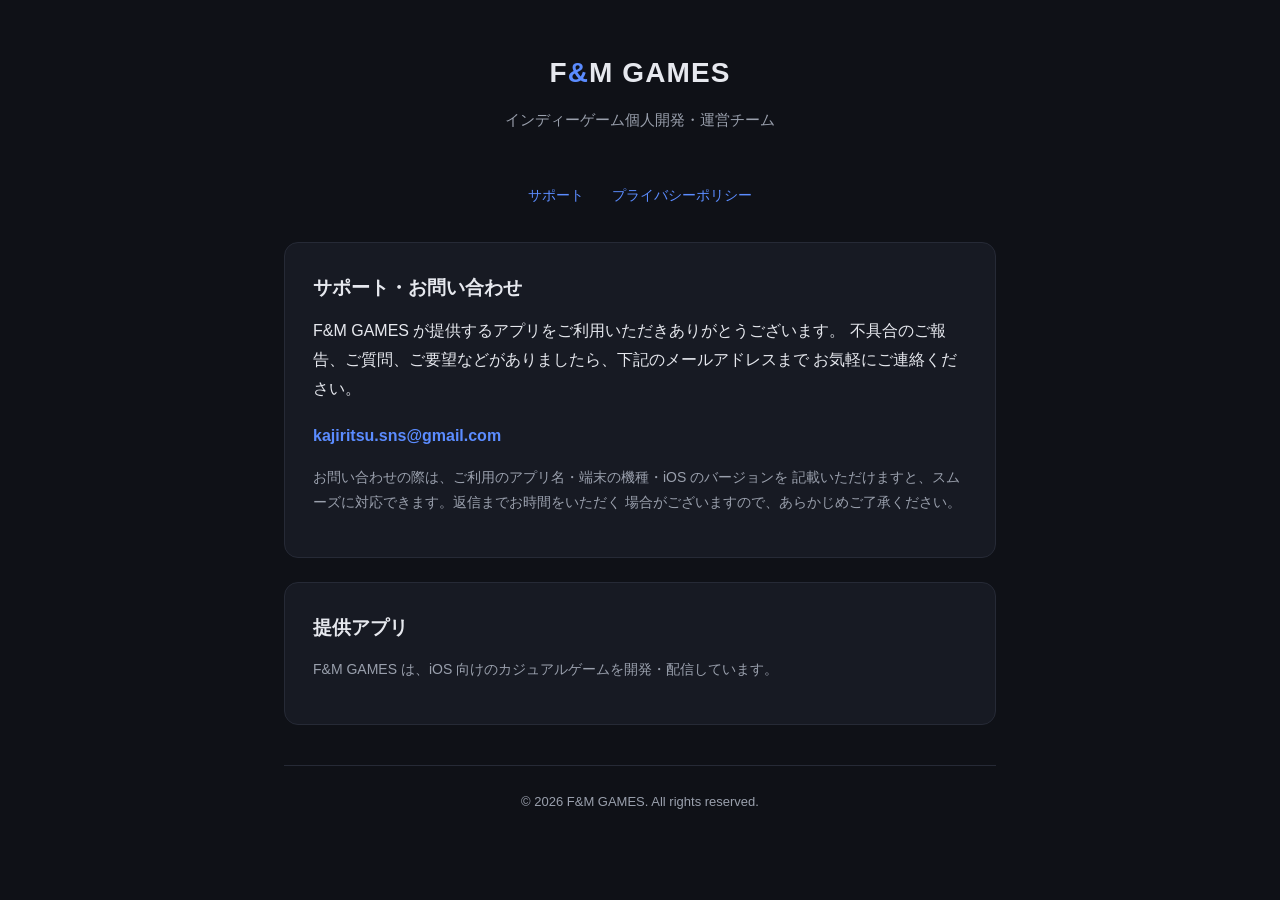
<file: index.html>
<!DOCTYPE html>
<html lang="ja">
<head>
<meta charset="UTF-8">
<meta name="viewport" content="width=device-width, initial-scale=1.0">
<title>F&amp;M GAMES — サポート</title>
<style>
  :root {
    --bg: #0f1117;
    --panel: #171a23;
    --text: #e6e8ee;
    --muted: #9aa0ad;
    --accent: #5b8cff;
    --border: #262a36;
  }
  * { box-sizing: border-box; }
  body {
    margin: 0;
    background: var(--bg);
    color: var(--text);
    font-family: -apple-system, BlinkMacSystemFont, "Hiragino Sans", "Yu Gothic", "Segoe UI", Roboto, sans-serif;
    line-height: 1.8;
  }
  .wrap { max-width: 760px; margin: 0 auto; padding: 48px 24px 80px; }
  header { text-align: center; margin-bottom: 48px; }
  .logo {
    font-size: 28px; font-weight: 700; letter-spacing: 0.04em;
    margin: 0 0 8px;
  }
  .logo span { color: var(--accent); }
  .tagline { color: var(--muted); font-size: 15px; margin: 0; }
  .panel {
    background: var(--panel);
    border: 1px solid var(--border);
    border-radius: 14px;
    padding: 28px 28px;
    margin-bottom: 24px;
  }
  h2 { font-size: 19px; margin: 0 0 12px; }
  p { margin: 0 0 14px; color: var(--text); }
  a { color: var(--accent); text-decoration: none; }
  a:hover { text-decoration: underline; }
  .contact-mail {
    display: inline-block;
    margin-top: 4px;
    font-size: 16px;
    font-weight: 600;
  }
  ul { padding-left: 1.2em; margin: 0 0 8px; }
  li { margin-bottom: 6px; }
  footer {
    text-align: center; color: var(--muted); font-size: 13px;
    margin-top: 40px; padding-top: 24px; border-top: 1px solid var(--border);
  }
  .nav { text-align: center; margin-bottom: 32px; }
  .nav a { margin: 0 12px; font-size: 14px; }
</style>
</head>
<body>
  <div class="wrap">
    <header>
      <p class="logo">F<span>&amp;</span>M GAMES</p>
      <p class="tagline">インディーゲーム個人開発・運営チーム</p>
    </header>

    <div class="nav">
      <a href="index.html">サポート</a>
      <a href="privacy.html">プライバシーポリシー</a>
    </div>

    <div class="panel">
      <h2>サポート・お問い合わせ</h2>
      <p>
        F&amp;M GAMES が提供するアプリをご利用いただきありがとうございます。
        不具合のご報告、ご質問、ご要望などがありましたら、下記のメールアドレスまで
        お気軽にご連絡ください。
      </p>
      <p>
        <a class="contact-mail" href="mailto:kajiritsu.sns@gmail.com">kajiritsu.sns@gmail.com</a>
      </p>
      <p style="color: var(--muted); font-size: 14px;">
        お問い合わせの際は、ご利用のアプリ名・端末の機種・iOS のバージョンを
        記載いただけますと、スムーズに対応できます。返信までお時間をいただく
        場合がございますので、あらかじめご了承ください。
      </p>
    </div>

    <div class="panel">
      <h2>提供アプリ</h2>
      <p style="color: var(--muted); font-size: 14px;">
        F&amp;M GAMES は、iOS 向けのカジュアルゲームを開発・配信しています。
      </p>
    </div>

    <footer>
      &copy; 2026 F&amp;M GAMES. All rights reserved.
    </footer>
  </div>
</body>
</html>
</file>
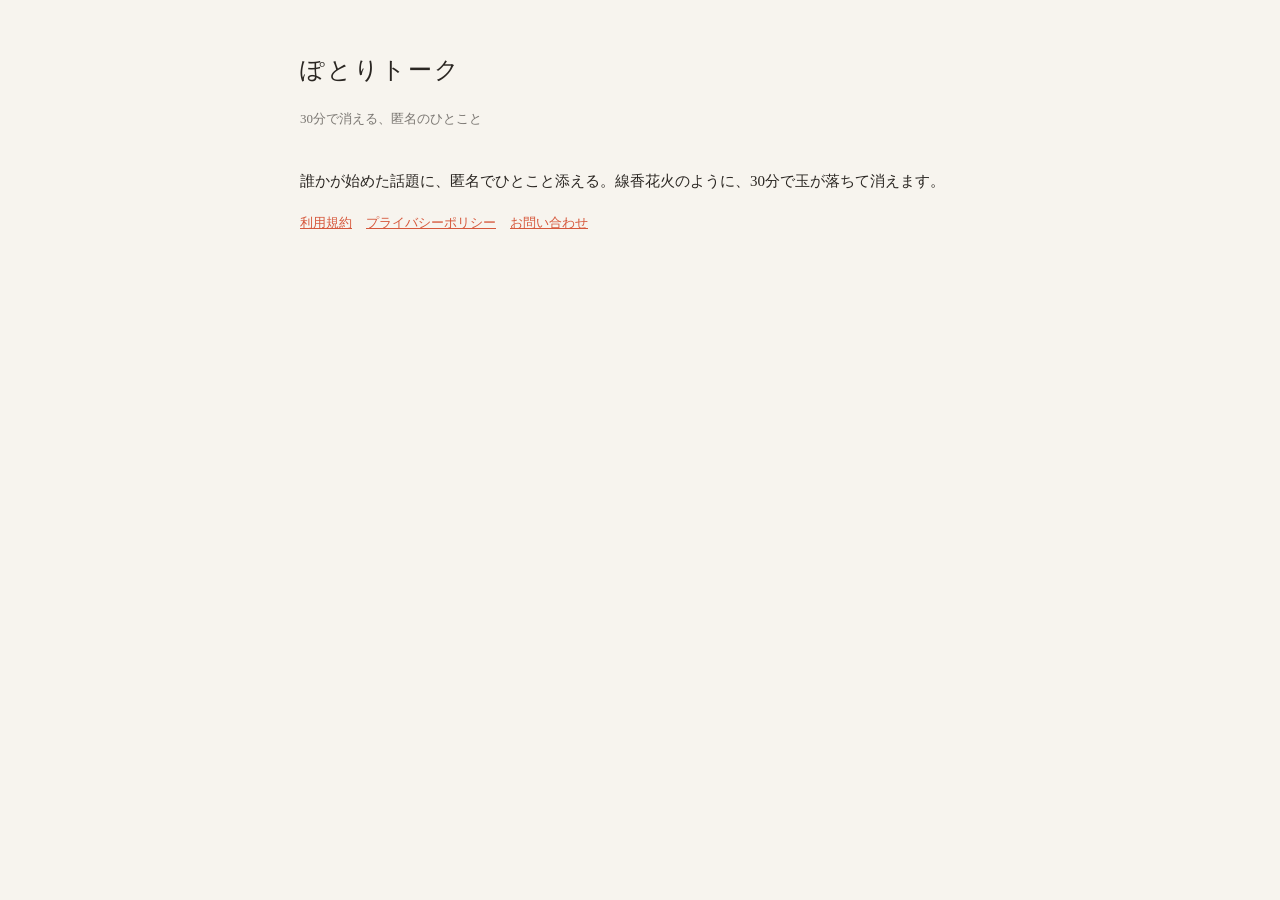
<file: potori/index.html>
<!doctype html><html lang="ja"><head><meta charset="utf-8"><meta name="viewport" content="width=device-width,initial-scale=1"><title>ぽとりトーク</title><link rel="stylesheet" href="style.css"></head>
<body><main>
<h1>ぽとりトーク</h1>
<p class="date">30分で消える、匿名のひとこと</p>
<p>誰かが始めた話題に、匿名でひとこと添える。線香花火のように、30分で玉が落ちて消えます。</p>
<nav><a href="terms.html">利用規約</a><a href="privacy.html">プライバシーポリシー</a><a href="support.html">お問い合わせ</a></nav>
</main></body></html>
</file>
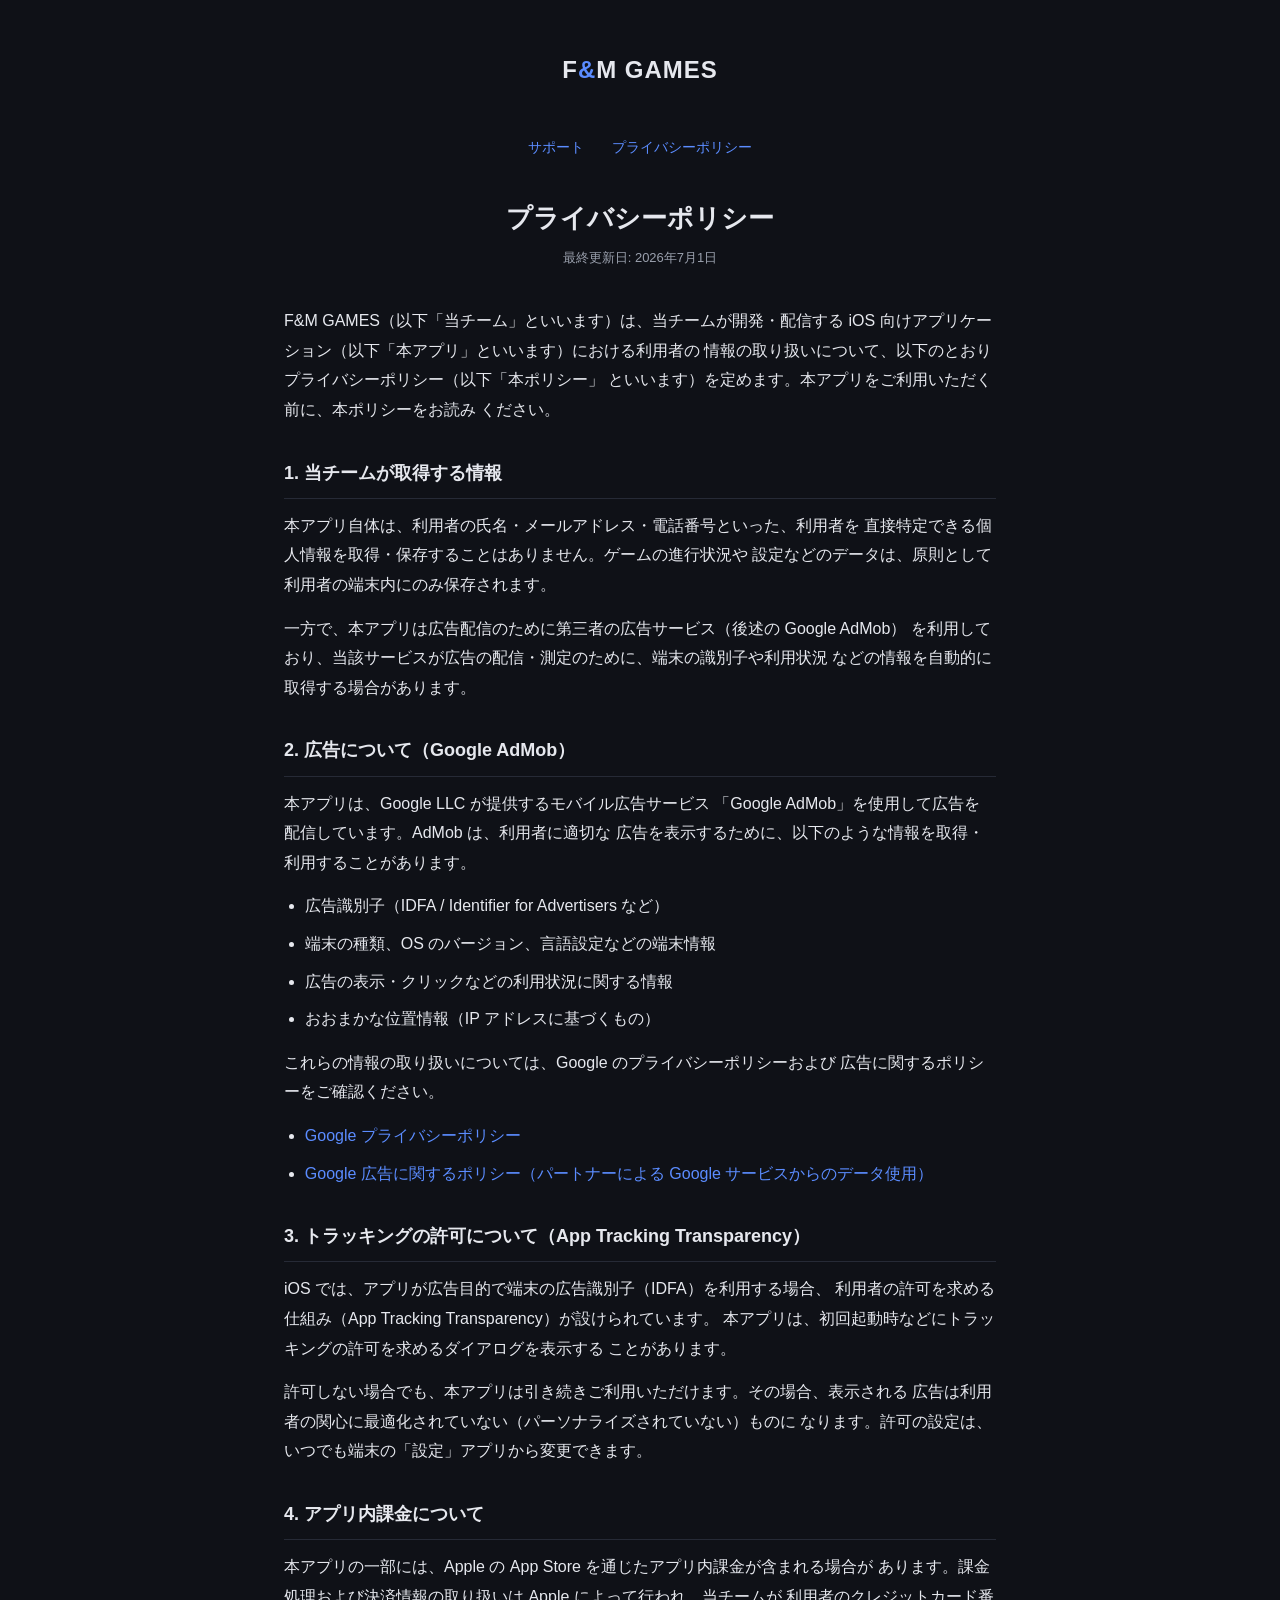
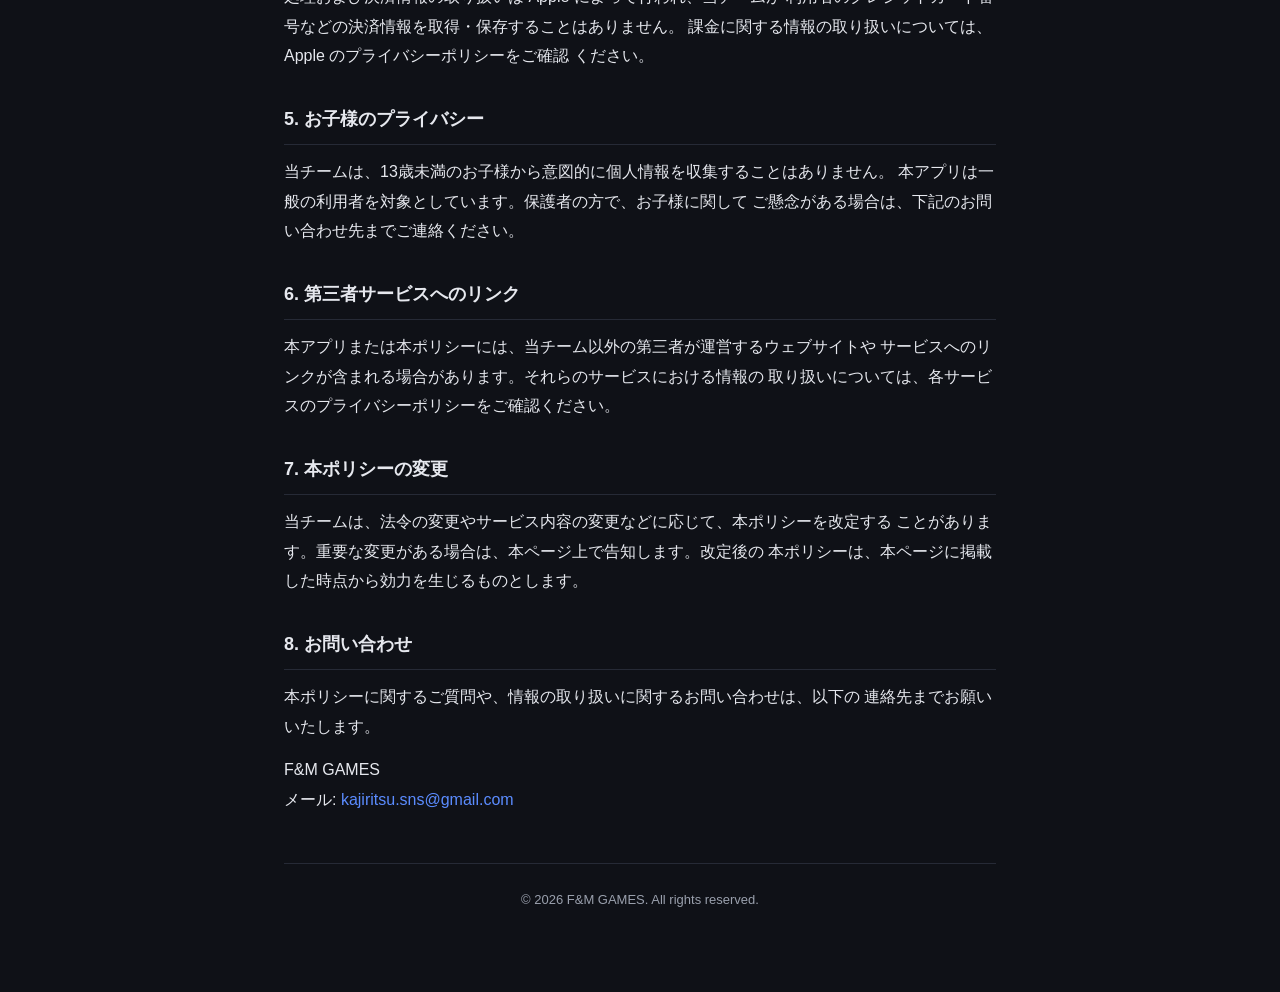
<file: privacy.html>
<!DOCTYPE html>
<html lang="ja">
<head>
<meta charset="UTF-8">
<meta name="viewport" content="width=device-width, initial-scale=1.0">
<title>F&amp;M GAMES — プライバシーポリシー</title>
<style>
  :root {
    --bg: #0f1117;
    --panel: #171a23;
    --text: #e6e8ee;
    --muted: #9aa0ad;
    --accent: #5b8cff;
    --border: #262a36;
  }
  * { box-sizing: border-box; }
  body {
    margin: 0;
    background: var(--bg);
    color: var(--text);
    font-family: -apple-system, BlinkMacSystemFont, "Hiragino Sans", "Yu Gothic", "Segoe UI", Roboto, sans-serif;
    line-height: 1.85;
  }
  .wrap { max-width: 760px; margin: 0 auto; padding: 48px 24px 80px; }
  header { text-align: center; margin-bottom: 40px; }
  .logo { font-size: 24px; font-weight: 700; letter-spacing: 0.04em; margin: 0 0 8px; }
  .logo span { color: var(--accent); }
  .nav { text-align: center; margin-bottom: 32px; }
  .nav a { margin: 0 12px; font-size: 14px; color: var(--accent); text-decoration: none; }
  .nav a:hover { text-decoration: underline; }
  h1 { font-size: 26px; margin: 0 0 4px; text-align: center; }
  .updated { text-align: center; color: var(--muted); font-size: 13px; margin: 0 0 36px; }
  h2 {
    font-size: 18px; margin: 32px 0 12px;
    padding-bottom: 8px; border-bottom: 1px solid var(--border);
  }
  p { margin: 0 0 14px; }
  ul { padding-left: 1.3em; margin: 0 0 14px; }
  li { margin-bottom: 8px; }
  a { color: var(--accent); text-decoration: none; }
  a:hover { text-decoration: underline; }
  .muted { color: var(--muted); font-size: 14px; }
  footer {
    text-align: center; color: var(--muted); font-size: 13px;
    margin-top: 48px; padding-top: 24px; border-top: 1px solid var(--border);
  }
</style>
</head>
<body>
  <div class="wrap">
    <header>
      <p class="logo">F<span>&amp;</span>M GAMES</p>
    </header>

    <div class="nav">
      <a href="index.html">サポート</a>
      <a href="privacy.html">プライバシーポリシー</a>
    </div>

    <h1>プライバシーポリシー</h1>
    <p class="updated">最終更新日: 2026年7月1日</p>

    <p>
      F&amp;M GAMES（以下「当チーム」といいます）は、当チームが開発・配信する
      iOS 向けアプリケーション（以下「本アプリ」といいます）における利用者の
      情報の取り扱いについて、以下のとおりプライバシーポリシー（以下「本ポリシー」
      といいます）を定めます。本アプリをご利用いただく前に、本ポリシーをお読み
      ください。
    </p>

    <h2>1. 当チームが取得する情報</h2>
    <p>
      本アプリ自体は、利用者の氏名・メールアドレス・電話番号といった、利用者を
      直接特定できる個人情報を取得・保存することはありません。ゲームの進行状況や
      設定などのデータは、原則として利用者の端末内にのみ保存されます。
    </p>
    <p>
      一方で、本アプリは広告配信のために第三者の広告サービス（後述の Google AdMob）
      を利用しており、当該サービスが広告の配信・測定のために、端末の識別子や利用状況
      などの情報を自動的に取得する場合があります。
    </p>

    <h2>2. 広告について（Google AdMob）</h2>
    <p>
      本アプリは、Google LLC が提供するモバイル広告サービス
      「Google AdMob」を使用して広告を配信しています。AdMob は、利用者に適切な
      広告を表示するために、以下のような情報を取得・利用することがあります。
    </p>
    <ul>
      <li>広告識別子（IDFA / Identifier for Advertisers など）</li>
      <li>端末の種類、OS のバージョン、言語設定などの端末情報</li>
      <li>広告の表示・クリックなどの利用状況に関する情報</li>
      <li>おおまかな位置情報（IP アドレスに基づくもの）</li>
    </ul>
    <p>
      これらの情報の取り扱いについては、Google のプライバシーポリシーおよび
      広告に関するポリシーをご確認ください。
    </p>
    <ul>
      <li><a href="https://policies.google.com/privacy" target="_blank" rel="noopener">Google プライバシーポリシー</a></li>
      <li><a href="https://policies.google.com/technologies/ads" target="_blank" rel="noopener">Google 広告に関するポリシー（パートナーによる Google サービスからのデータ使用）</a></li>
    </ul>

    <h2>3. トラッキングの許可について（App Tracking Transparency）</h2>
    <p>
      iOS では、アプリが広告目的で端末の広告識別子（IDFA）を利用する場合、
      利用者の許可を求める仕組み（App Tracking Transparency）が設けられています。
      本アプリは、初回起動時などにトラッキングの許可を求めるダイアログを表示する
      ことがあります。
    </p>
    <p>
      許可しない場合でも、本アプリは引き続きご利用いただけます。その場合、表示される
      広告は利用者の関心に最適化されていない（パーソナライズされていない）ものに
      なります。許可の設定は、いつでも端末の「設定」アプリから変更できます。
    </p>

    <h2>4. アプリ内課金について</h2>
    <p>
      本アプリの一部には、Apple の App Store を通じたアプリ内課金が含まれる場合が
      あります。課金処理および決済情報の取り扱いは Apple によって行われ、当チームが
      利用者のクレジットカード番号などの決済情報を取得・保存することはありません。
      課金に関する情報の取り扱いについては、Apple のプライバシーポリシーをご確認
      ください。
    </p>

    <h2>5. お子様のプライバシー</h2>
    <p>
      当チームは、13歳未満のお子様から意図的に個人情報を収集することはありません。
      本アプリは一般の利用者を対象としています。保護者の方で、お子様に関して
      ご懸念がある場合は、下記のお問い合わせ先までご連絡ください。
    </p>

    <h2>6. 第三者サービスへのリンク</h2>
    <p>
      本アプリまたは本ポリシーには、当チーム以外の第三者が運営するウェブサイトや
      サービスへのリンクが含まれる場合があります。それらのサービスにおける情報の
      取り扱いについては、各サービスのプライバシーポリシーをご確認ください。
    </p>

    <h2>7. 本ポリシーの変更</h2>
    <p>
      当チームは、法令の変更やサービス内容の変更などに応じて、本ポリシーを改定する
      ことがあります。重要な変更がある場合は、本ページ上で告知します。改定後の
      本ポリシーは、本ページに掲載した時点から効力を生じるものとします。
    </p>

    <h2>8. お問い合わせ</h2>
    <p>
      本ポリシーに関するご質問や、情報の取り扱いに関するお問い合わせは、以下の
      連絡先までお願いいたします。
    </p>
    <p>
      F&amp;M GAMES<br>
      メール: <a href="mailto:kajiritsu.sns@gmail.com">kajiritsu.sns@gmail.com</a>
    </p>

    <footer>
      &copy; 2026 F&amp;M GAMES. All rights reserved.
    </footer>
  </div>
</body>
</html>
</file>
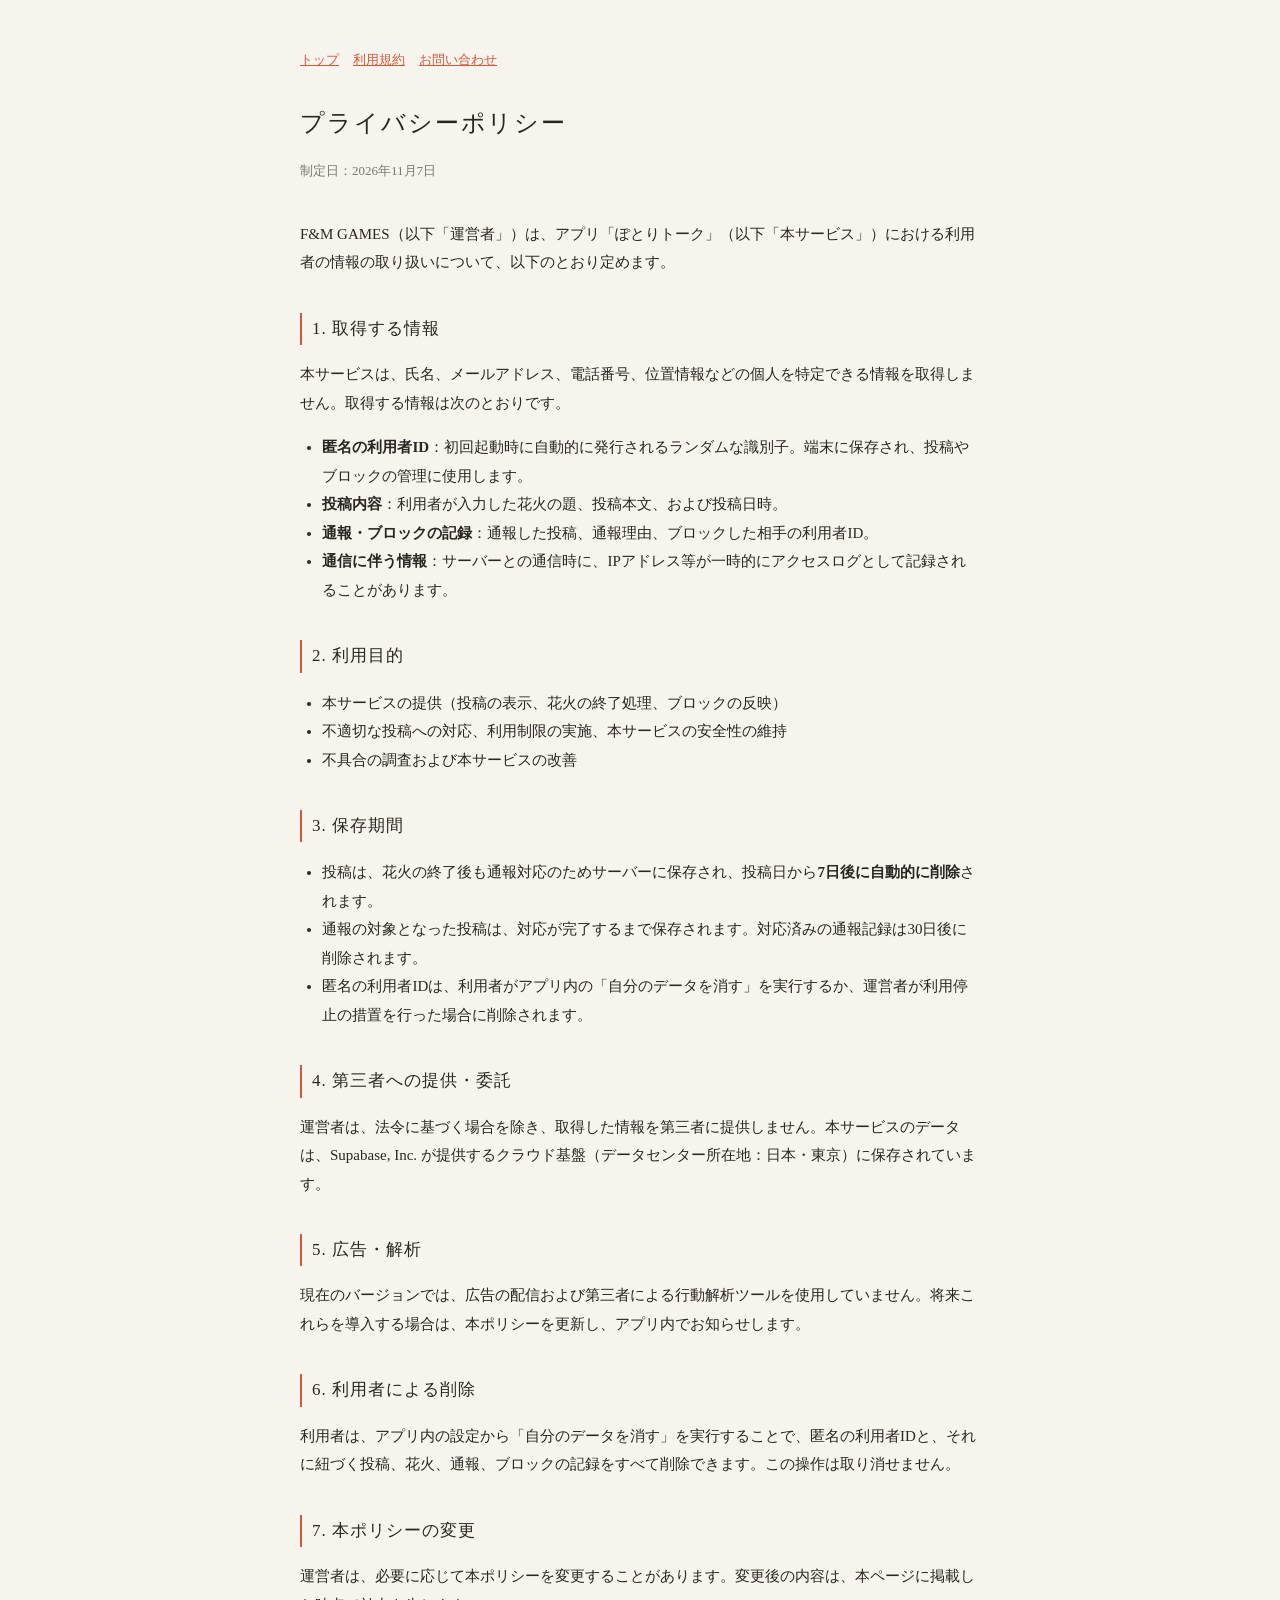
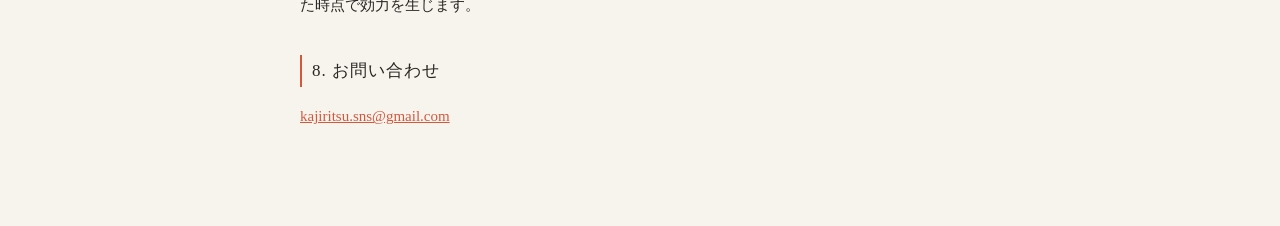
<file: potori/privacy.html>
<!doctype html><html lang="ja"><head><meta charset="utf-8"><meta name="viewport" content="width=device-width,initial-scale=1"><title>プライバシーポリシー - ぽとりトーク</title><link rel="stylesheet" href="style.css"></head>
<body><main>
<nav><a href="index.html">トップ</a><a href="terms.html">利用規約</a><a href="support.html">お問い合わせ</a></nav>
<h1>プライバシーポリシー</h1>
<p class="date">制定日：2026年11月7日</p>

<p>F&amp;M GAMES（以下「運営者」）は、アプリ「ぽとりトーク」（以下「本サービス」）における利用者の情報の取り扱いについて、以下のとおり定めます。</p>

<h2>1. 取得する情報</h2>
<p>本サービスは、氏名、メールアドレス、電話番号、位置情報などの個人を特定できる情報を取得しません。取得する情報は次のとおりです。</p>
<ul>
<li><b>匿名の利用者ID</b>：初回起動時に自動的に発行されるランダムな識別子。端末に保存され、投稿やブロックの管理に使用します。</li>
<li><b>投稿内容</b>：利用者が入力した花火の題、投稿本文、および投稿日時。</li>
<li><b>通報・ブロックの記録</b>：通報した投稿、通報理由、ブロックした相手の利用者ID。</li>
<li><b>通信に伴う情報</b>：サーバーとの通信時に、IPアドレス等が一時的にアクセスログとして記録されることがあります。</li>
</ul>

<h2>2. 利用目的</h2>
<ul>
<li>本サービスの提供（投稿の表示、花火の終了処理、ブロックの反映）</li>
<li>不適切な投稿への対応、利用制限の実施、本サービスの安全性の維持</li>
<li>不具合の調査および本サービスの改善</li>
</ul>

<h2>3. 保存期間</h2>
<ul>
<li>投稿は、花火の終了後も通報対応のためサーバーに保存され、投稿日から<b>7日後に自動的に削除</b>されます。</li>
<li>通報の対象となった投稿は、対応が完了するまで保存されます。対応済みの通報記録は30日後に削除されます。</li>
<li>匿名の利用者IDは、利用者がアプリ内の「自分のデータを消す」を実行するか、運営者が利用停止の措置を行った場合に削除されます。</li>
</ul>

<h2>4. 第三者への提供・委託</h2>
<p>運営者は、法令に基づく場合を除き、取得した情報を第三者に提供しません。本サービスのデータは、Supabase, Inc. が提供するクラウド基盤（データセンター所在地：日本・東京）に保存されています。</p>

<h2>5. 広告・解析</h2>
<p>現在のバージョンでは、広告の配信および第三者による行動解析ツールを使用していません。将来これらを導入する場合は、本ポリシーを更新し、アプリ内でお知らせします。</p>

<h2>6. 利用者による削除</h2>
<p>利用者は、アプリ内の設定から「自分のデータを消す」を実行することで、匿名の利用者IDと、それに紐づく投稿、花火、通報、ブロックの記録をすべて削除できます。この操作は取り消せません。</p>

<h2>7. 本ポリシーの変更</h2>
<p>運営者は、必要に応じて本ポリシーを変更することがあります。変更後の内容は、本ページに掲載した時点で効力を生じます。</p>

<h2>8. お問い合わせ</h2>
<p><a href="mailto:kajiritsu.sns@gmail.com">kajiritsu.sns@gmail.com</a></p>
</main></body></html>
</file>
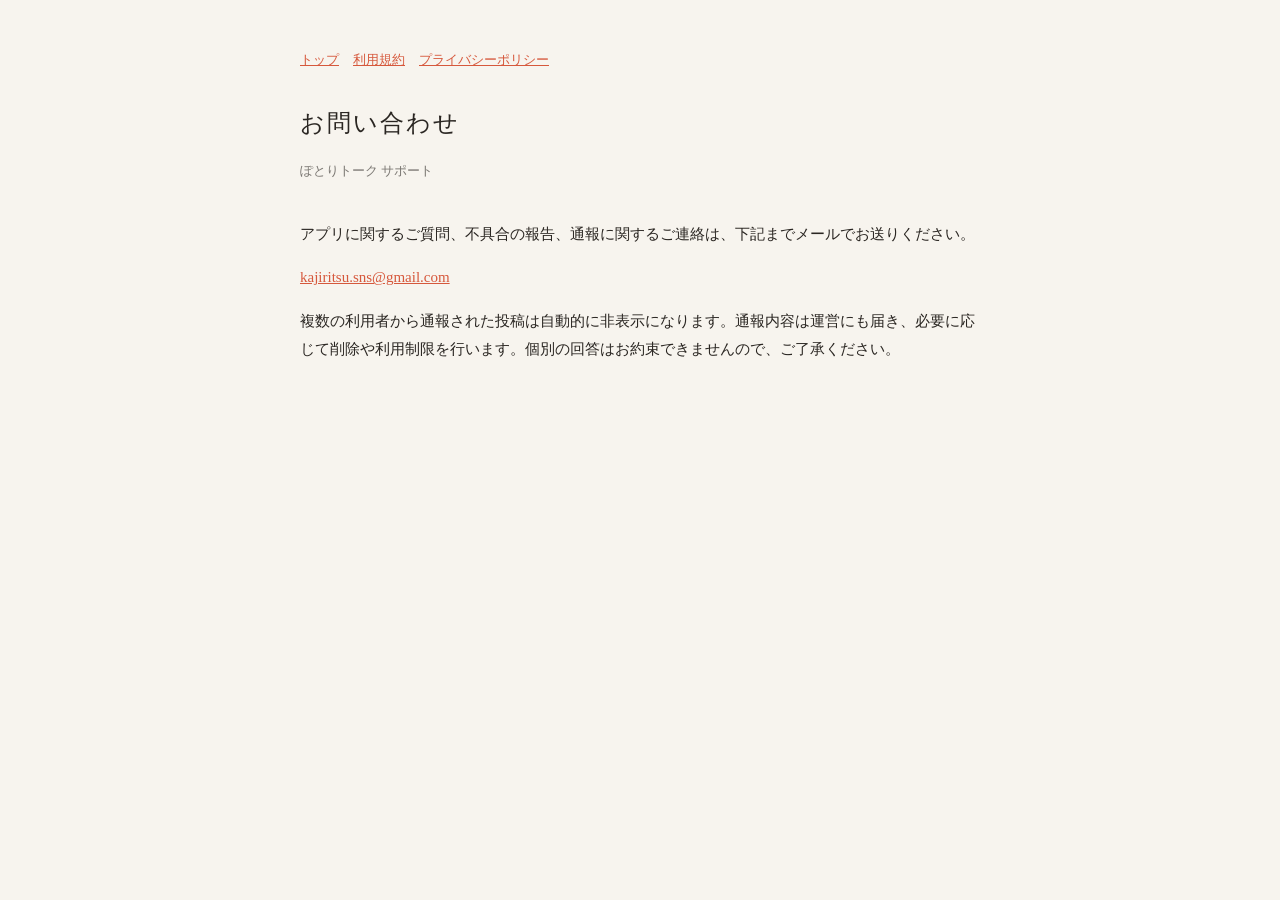
<file: potori/support.html>
<!doctype html><html lang="ja"><head><meta charset="utf-8"><meta name="viewport" content="width=device-width,initial-scale=1"><title>お問い合わせ - ぽとりトーク</title><link rel="stylesheet" href="style.css"></head>
<body><main>
<nav><a href="index.html">トップ</a><a href="terms.html">利用規約</a><a href="privacy.html">プライバシーポリシー</a></nav>
<h1>お問い合わせ</h1>
<p class="date">ぽとりトーク サポート</p>
<p>アプリに関するご質問、不具合の報告、通報に関するご連絡は、下記までメールでお送りください。</p>
<p><a href="mailto:kajiritsu.sns@gmail.com">kajiritsu.sns@gmail.com</a></p>
<p>複数の利用者から通報された投稿は自動的に非表示になります。通報内容は運営にも届き、必要に応じて削除や利用制限を行います。個別の回答はお約束できませんので、ご了承ください。</p>
</main></body></html>
</file>
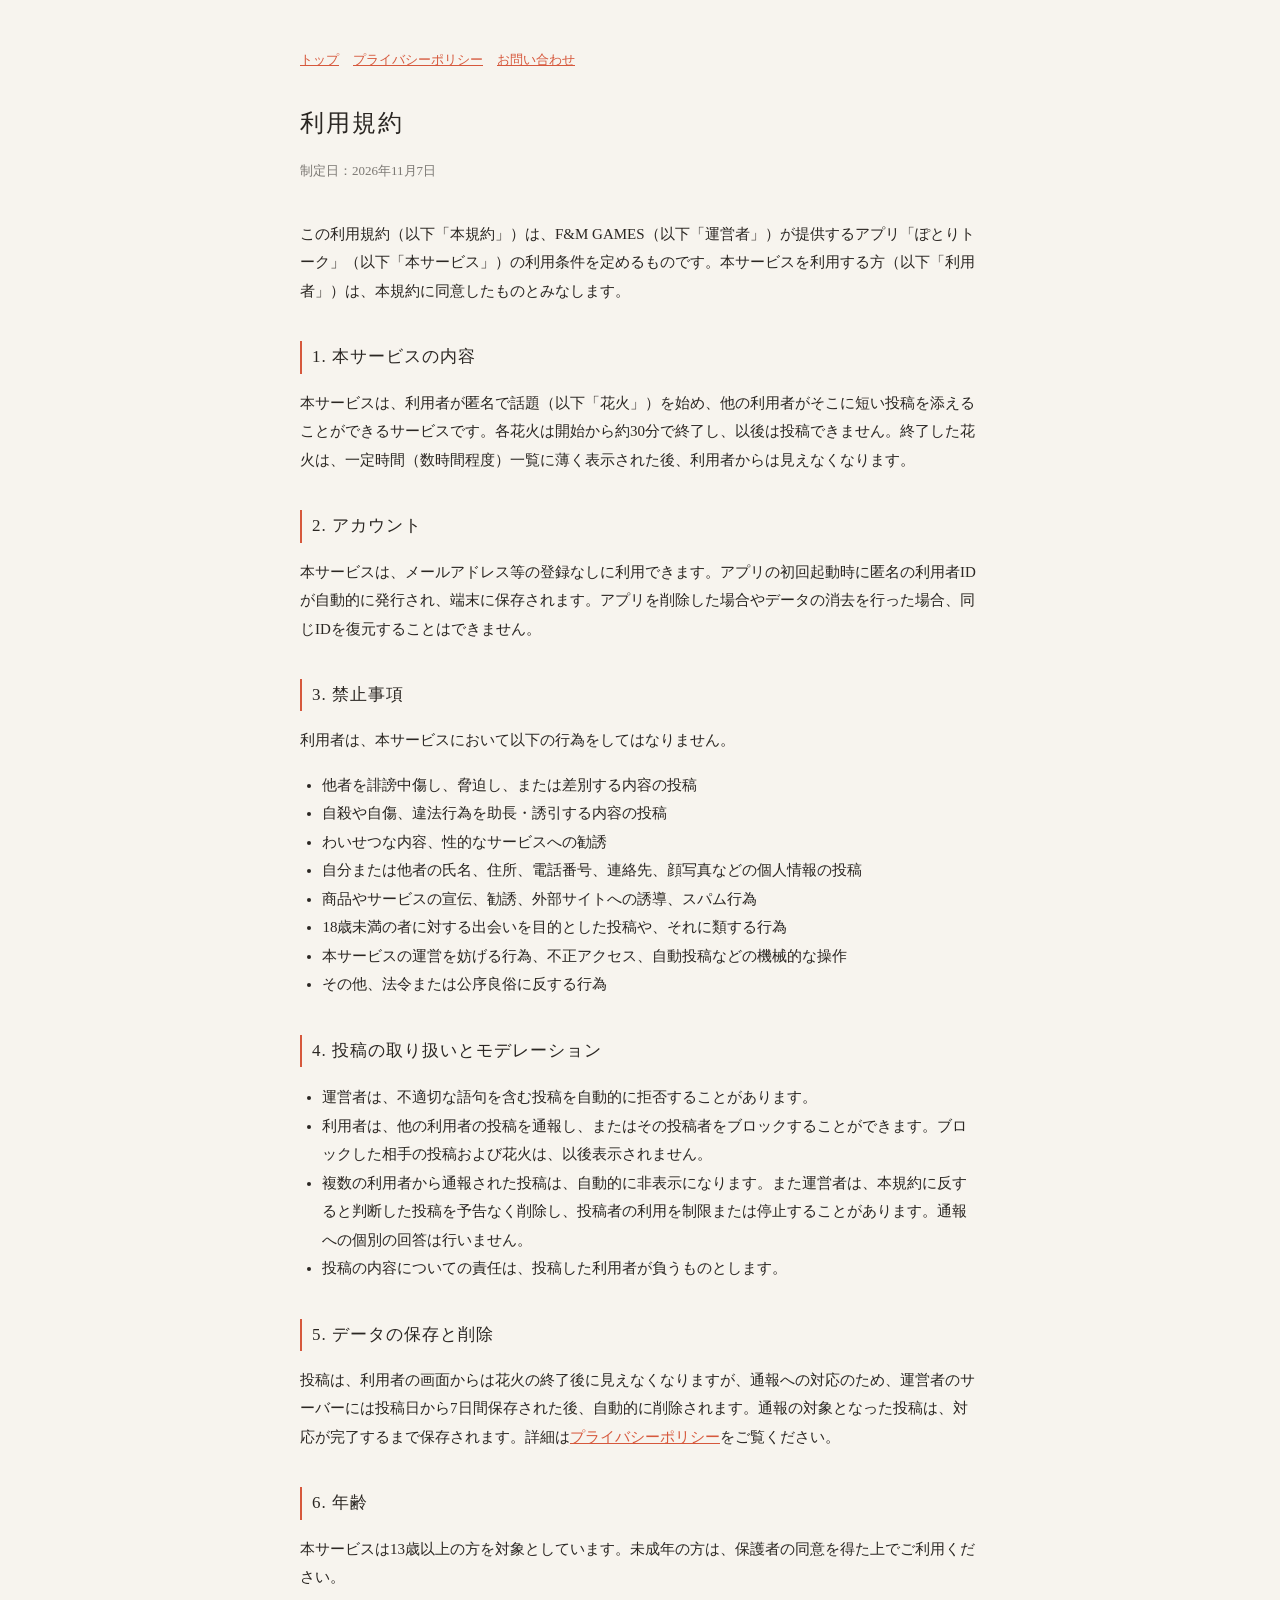
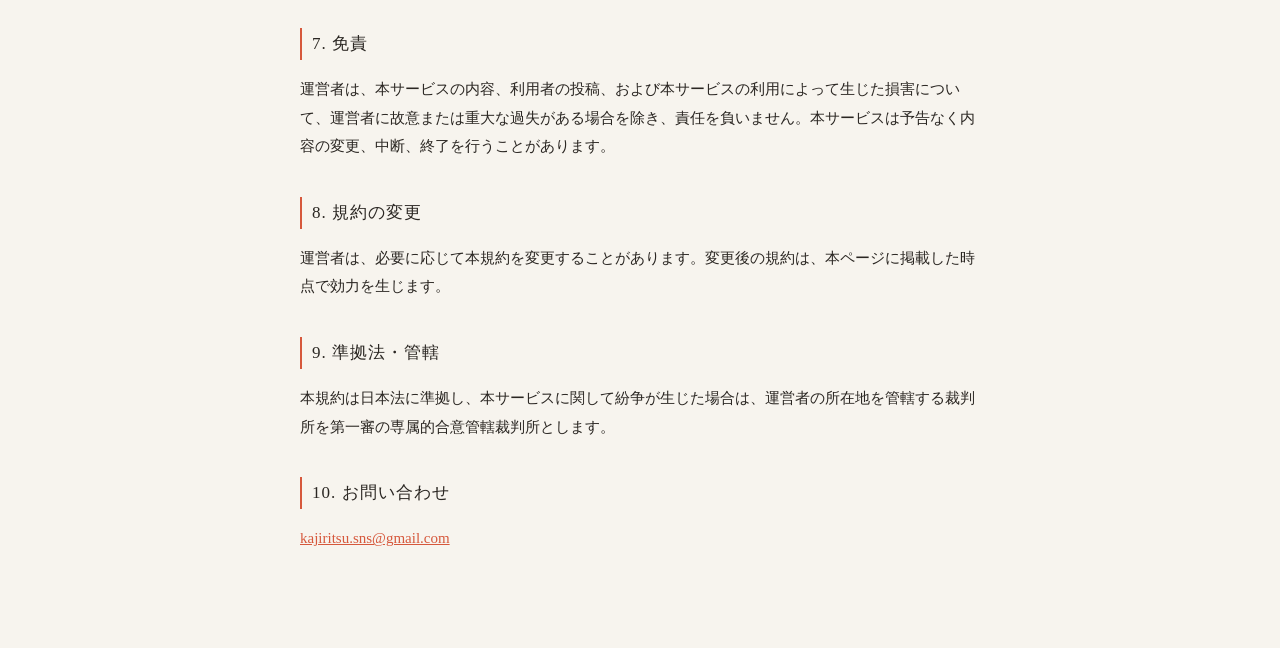
<file: potori/terms.html>
<!doctype html><html lang="ja"><head><meta charset="utf-8"><meta name="viewport" content="width=device-width,initial-scale=1"><title>利用規約 - ぽとりトーク</title><link rel="stylesheet" href="style.css"></head>
<body><main>
<nav><a href="index.html">トップ</a><a href="privacy.html">プライバシーポリシー</a><a href="support.html">お問い合わせ</a></nav>
<h1>利用規約</h1>
<p class="date">制定日：2026年11月7日</p>

<p>この利用規約（以下「本規約」）は、F&amp;M GAMES（以下「運営者」）が提供するアプリ「ぽとりトーク」（以下「本サービス」）の利用条件を定めるものです。本サービスを利用する方（以下「利用者」）は、本規約に同意したものとみなします。</p>

<h2>1. 本サービスの内容</h2>
<p>本サービスは、利用者が匿名で話題（以下「花火」）を始め、他の利用者がそこに短い投稿を添えることができるサービスです。各花火は開始から約30分で終了し、以後は投稿できません。終了した花火は、一定時間（数時間程度）一覧に薄く表示された後、利用者からは見えなくなります。</p>

<h2>2. アカウント</h2>
<p>本サービスは、メールアドレス等の登録なしに利用できます。アプリの初回起動時に匿名の利用者IDが自動的に発行され、端末に保存されます。アプリを削除した場合やデータの消去を行った場合、同じIDを復元することはできません。</p>

<h2>3. 禁止事項</h2>
<p>利用者は、本サービスにおいて以下の行為をしてはなりません。</p>
<ul>
<li>他者を誹謗中傷し、脅迫し、または差別する内容の投稿</li>
<li>自殺や自傷、違法行為を助長・誘引する内容の投稿</li>
<li>わいせつな内容、性的なサービスへの勧誘</li>
<li>自分または他者の氏名、住所、電話番号、連絡先、顔写真などの個人情報の投稿</li>
<li>商品やサービスの宣伝、勧誘、外部サイトへの誘導、スパム行為</li>
<li>18歳未満の者に対する出会いを目的とした投稿や、それに類する行為</li>
<li>本サービスの運営を妨げる行為、不正アクセス、自動投稿などの機械的な操作</li>
<li>その他、法令または公序良俗に反する行為</li>
</ul>

<h2>4. 投稿の取り扱いとモデレーション</h2>
<ul>
<li>運営者は、不適切な語句を含む投稿を自動的に拒否することがあります。</li>
<li>利用者は、他の利用者の投稿を通報し、またはその投稿者をブロックすることができます。ブロックした相手の投稿および花火は、以後表示されません。</li>
<li>複数の利用者から通報された投稿は、自動的に非表示になります。また運営者は、本規約に反すると判断した投稿を予告なく削除し、投稿者の利用を制限または停止することがあります。通報への個別の回答は行いません。</li>
<li>投稿の内容についての責任は、投稿した利用者が負うものとします。</li>
</ul>

<h2>5. データの保存と削除</h2>
<p>投稿は、利用者の画面からは花火の終了後に見えなくなりますが、通報への対応のため、運営者のサーバーには投稿日から7日間保存された後、自動的に削除されます。通報の対象となった投稿は、対応が完了するまで保存されます。詳細は<a href="privacy.html">プライバシーポリシー</a>をご覧ください。</p>

<h2>6. 年齢</h2>
<p>本サービスは13歳以上の方を対象としています。未成年の方は、保護者の同意を得た上でご利用ください。</p>

<h2>7. 免責</h2>
<p>運営者は、本サービスの内容、利用者の投稿、および本サービスの利用によって生じた損害について、運営者に故意または重大な過失がある場合を除き、責任を負いません。本サービスは予告なく内容の変更、中断、終了を行うことがあります。</p>

<h2>8. 規約の変更</h2>
<p>運営者は、必要に応じて本規約を変更することがあります。変更後の規約は、本ページに掲載した時点で効力を生じます。</p>

<h2>9. 準拠法・管轄</h2>
<p>本規約は日本法に準拠し、本サービスに関して紛争が生じた場合は、運営者の所在地を管轄する裁判所を第一審の専属的合意管轄裁判所とします。</p>

<h2>10. お問い合わせ</h2>
<p><a href="mailto:kajiritsu.sns@gmail.com">kajiritsu.sns@gmail.com</a></p>
</main></body></html>
</file>
<file: potori/style.css>
:root{color-scheme:light dark}
body{margin:0;background:#f7f4ee;color:#2a2622;font-family:"Hiragino Mincho ProN","Yu Mincho",serif;line-height:1.9}
@media (prefers-color-scheme:dark){body{background:#0e0d0f;color:#e6dfd2}}
main{max-width:680px;margin:0 auto;padding:48px 20px 80px}
h1{font-weight:500;font-size:24px;letter-spacing:.08em;margin:0 0 6px}
.date{opacity:.6;font-size:13px;margin-bottom:36px}
h2{font-weight:500;font-size:17px;letter-spacing:.06em;margin:36px 0 10px;border-left:2px solid #d6583c;padding-left:10px}
p,li{font-size:15px}
ul{padding-left:1.4em}
a{color:#d6583c}
nav{font-size:13px;margin-bottom:28px}
nav a{margin-right:14px}
</file>
